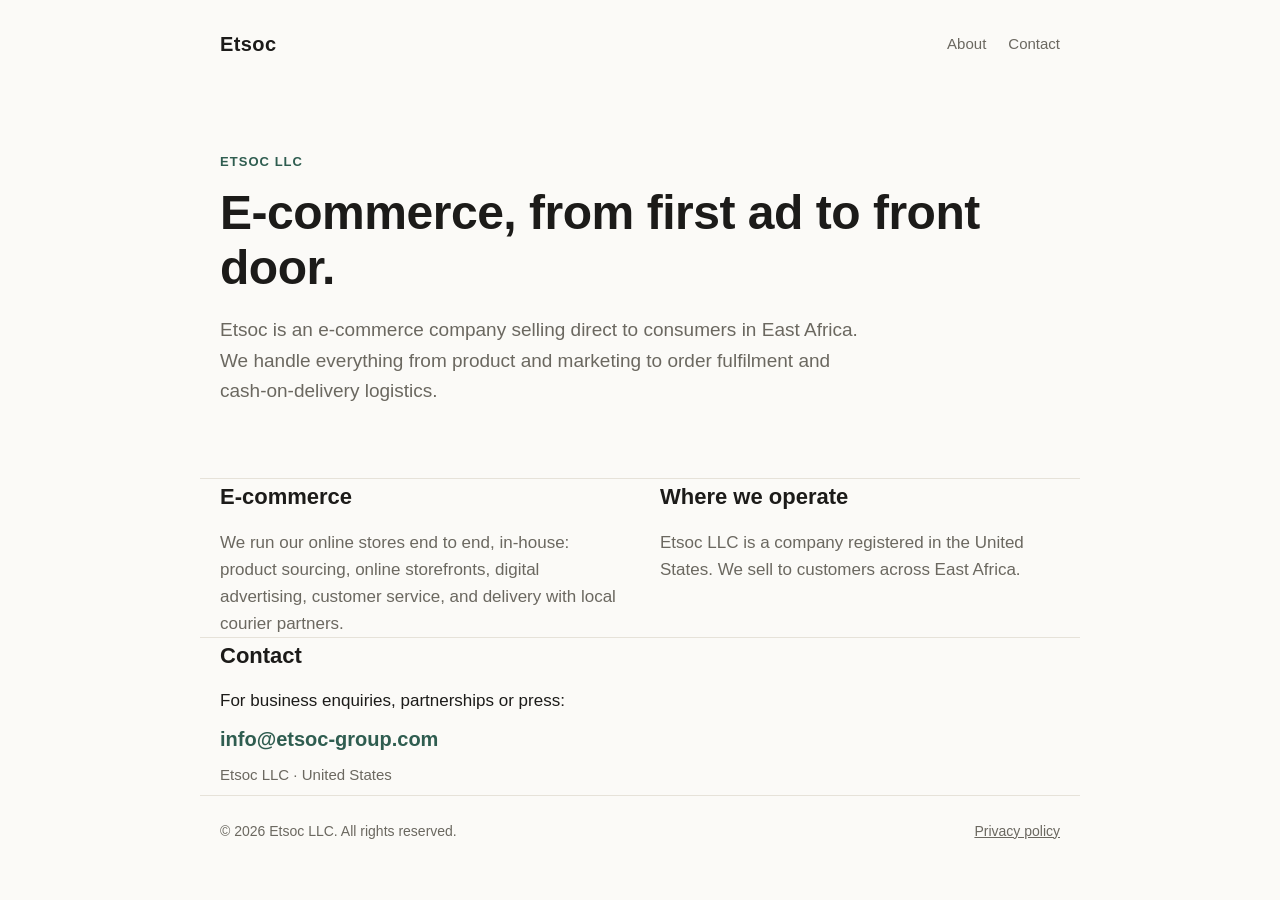
<file: index.html>
<!doctype html>
<html lang="en">
<head>
<meta charset="utf-8">
<meta name="viewport" content="width=device-width, initial-scale=1">
<title>Etsoc LLC</title>
<meta name="description" content="Etsoc LLC is an e-commerce company selling direct to consumers in East Africa.">
<link rel="stylesheet" href="style.css">
</head>
<body>
<header class="wrap top">
  <a class="logo" href="/">Etsoc</a>
  <nav><a href="#about">About</a><a href="#contact">Contact</a></nav>
</header>

<main>
  <section class="wrap hero">
    <p class="eyebrow">Etsoc LLC</p>
    <h1>E-commerce, from first ad to front door.</h1>
    <p class="lede">Etsoc is an e-commerce company selling direct to consumers in East Africa. We handle everything from product and marketing to order fulfilment and cash-on-delivery logistics.</p>
  </section>

  <section id="about" class="wrap grid">
    <div>
      <h2>E-commerce</h2>
      <p>We run our online stores end to end, in-house: product sourcing, online storefronts, digital advertising, customer service, and delivery with local courier partners.</p>
    </div>
    <div>
      <h2>Where we operate</h2>
      <p>Etsoc LLC is a company registered in the United States. We sell to customers across East Africa.</p>
    </div>
  </section>

  <section id="contact" class="wrap contact">
    <h2>Contact</h2>
    <p>For business enquiries, partnerships or press:</p>
    <p><a class="mail" href="mailto:info@etsoc-group.com">info@etsoc-group.com</a></p>
    <!-- TODO: add the registered company address here -->
    <p class="muted">Etsoc LLC &middot; United States</p>
  </section>
</main>

<footer class="wrap foot">
  <span>&copy; 2026 Etsoc LLC. All rights reserved.</span>
  <a href="privacy.html">Privacy policy</a>
</footer>
</body>
</html>
</file>
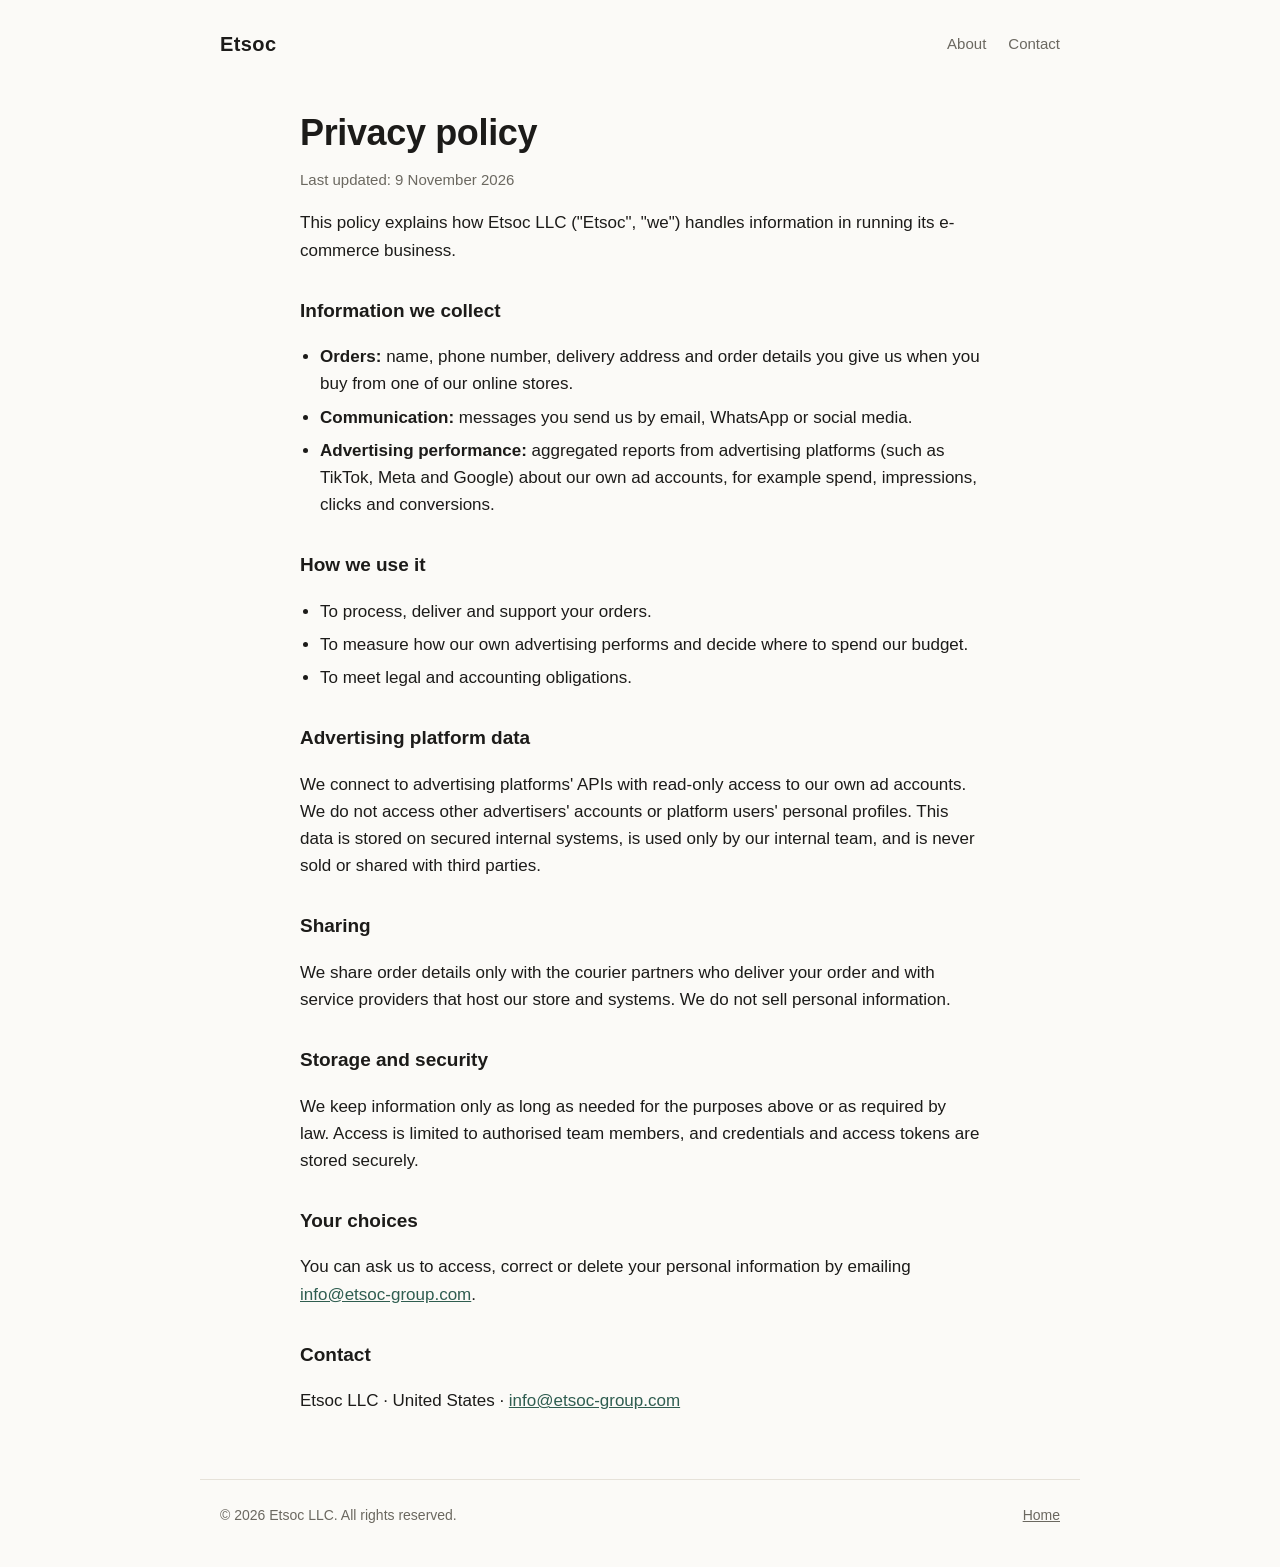
<file: privacy.html>
<!doctype html>
<html lang="en">
<head>
<meta charset="utf-8">
<meta name="viewport" content="width=device-width, initial-scale=1">
<title>Privacy Policy · Etsoc LLC</title>
<link rel="stylesheet" href="style.css">
</head>
<body>
<header class="wrap top">
  <a class="logo" href="/">Etsoc</a>
  <nav><a href="/#about">About</a><a href="/#contact">Contact</a></nav>
</header>

<main class="wrap prose">
  <h1>Privacy policy</h1>
  <p class="muted">Last updated: 9 November 2026</p>

  <p>This policy explains how Etsoc LLC ("Etsoc", "we") handles information in running its e-commerce business.</p>

  <h2>Information we collect</h2>
  <ul>
    <li><strong>Orders:</strong> name, phone number, delivery address and order details you give us when you buy from one of our online stores.</li>
    <li><strong>Communication:</strong> messages you send us by email, WhatsApp or social media.</li>
    <li><strong>Advertising performance:</strong> aggregated reports from advertising platforms (such as TikTok, Meta and Google) about our own ad accounts, for example spend, impressions, clicks and conversions.</li>
  </ul>

  <h2>How we use it</h2>
  <ul>
    <li>To process, deliver and support your orders.</li>
    <li>To measure how our own advertising performs and decide where to spend our budget.</li>
    <li>To meet legal and accounting obligations.</li>
  </ul>

  <h2>Advertising platform data</h2>
  <p>We connect to advertising platforms' APIs with read-only access to our own ad accounts. We do not access other advertisers' accounts or platform users' personal profiles. This data is stored on secured internal systems, is used only by our internal team, and is never sold or shared with third parties.</p>

  <h2>Sharing</h2>
  <p>We share order details only with the courier partners who deliver your order and with service providers that host our store and systems. We do not sell personal information.</p>

  <h2>Storage and security</h2>
  <p>We keep information only as long as needed for the purposes above or as required by law. Access is limited to authorised team members, and credentials and access tokens are stored securely.</p>

  <h2>Your choices</h2>
  <p>You can ask us to access, correct or delete your personal information by emailing <a href="mailto:info@etsoc-group.com">info@etsoc-group.com</a>.</p>

  <h2>Contact</h2>
  <p>Etsoc LLC &middot; United States &middot; <a href="mailto:info@etsoc-group.com">info@etsoc-group.com</a></p>
</main>

<footer class="wrap foot">
  <span>&copy; 2026 Etsoc LLC. All rights reserved.</span>
  <a href="/">Home</a>
</footer>
</body>
</html>
</file>
<file: style.css>
:root {
  --bg: #fbfaf7;
  --ink: #1c1b19;
  --muted: #6b6860;
  --line: #e6e2d9;
  --accent: #2f5d50;
  --card: #ffffff;
}
* { box-sizing: border-box; }
body {
  margin: 0;
  background: var(--bg);
  color: var(--ink);
  font: 17px/1.6 -apple-system, BlinkMacSystemFont, "Segoe UI", Helvetica, Arial, sans-serif;
}
a { color: var(--accent); }
.wrap { max-width: 880px; margin: 0 auto; padding: 0 20px; }

.top { display: flex; justify-content: space-between; align-items: center; padding-top: 28px; padding-bottom: 28px; }
.logo { font-weight: 700; font-size: 20px; letter-spacing: .02em; color: var(--ink); text-decoration: none; }
nav a { margin-left: 22px; color: var(--muted); text-decoration: none; font-size: 15px; }
nav a:hover { color: var(--ink); }

section { padding: 40px 0; border-top: 1px solid var(--line); }
.hero { border-top: 0; padding: 64px 20px 72px; }
.eyebrow { color: var(--accent); font-weight: 600; text-transform: uppercase; letter-spacing: .08em; font-size: 13px; margin: 0 0 12px; }
h1 { font-size: clamp(32px, 5vw, 48px); line-height: 1.15; margin: 0 0 20px; letter-spacing: -.01em; }
h2 { font-size: 22px; margin: 0 0 14px; }
h3 { font-size: 20px; margin: 0 0 6px; }
.lede { font-size: 19px; color: var(--muted); max-width: 640px; margin: 0; }
.muted { color: var(--muted); font-size: 15px; }


.grid { display: grid; grid-template-columns: 1fr 1fr; gap: 40px; }
.grid p { margin: 0; color: var(--muted); }
.contact p { margin: 0 0 8px; }
.mail { font-size: 20px; font-weight: 600; text-decoration: none; }

.prose { padding-top: 24px; padding-bottom: 48px; max-width: 720px; }
.prose h1 { font-size: 36px; margin-bottom: 4px; }
.prose h2 { margin-top: 32px; font-size: 19px; }
.prose ul { padding-left: 20px; }
.prose li { margin-bottom: 6px; }

.foot { display: flex; justify-content: space-between; padding-top: 24px; padding-bottom: 40px; border-top: 1px solid var(--line); color: var(--muted); font-size: 14px; }
.foot a { color: var(--muted); }

@media (max-width: 640px) {
  .grid { grid-template-columns: 1fr; gap: 28px; }
  nav a { margin-left: 14px; }
  .foot { flex-direction: column; gap: 8px; }
}
</file>
